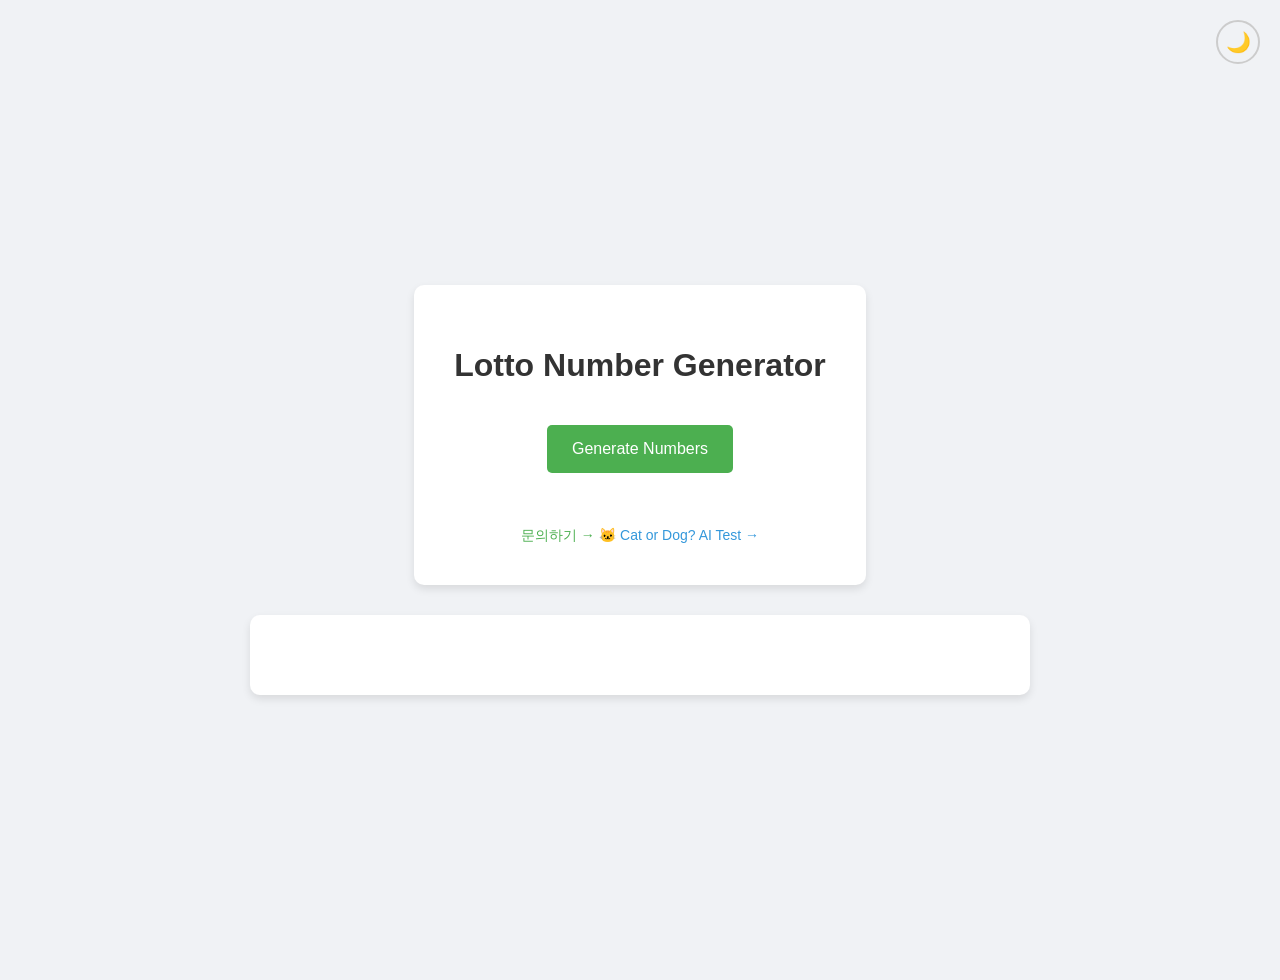
<file: index.html>
<!doctype html>
<html lang="en">
<head>
  <meta charset="UTF-8" />
  <meta name="viewport" content="width=device-width, initial-scale=1.0" />
  <title>Lotto Number Generator</title>
  <link href='/style.css' rel='stylesheet'>
</head>
<body>
  <button id="theme-toggle" aria-label="Toggle dark mode">🌙</button>
  <div class="container">
    <h1>Lotto Number Generator</h1>
    <button id="generate-btn">Generate Numbers</button>
    <div id="numbers-container"></div>
    <a href="/contact.html" style="display:inline-block; margin-top:24px; color:#4CAF50; text-decoration:none; font-size:14px;">문의하기 →</a>
    <a href="/animal-test.html" style="display:inline-block; margin-top:10px; color:#3498db; text-decoration:none; font-size:14px;">🐱 Cat or Dog? AI Test →</a>
  </div>

  <div class="container" style="margin-top:30px; max-width:700px; width:100%;">
    <div id="disqus_thread"></div>
    <script>
      (function() {
        var d = document, s = d.createElement('script');
        s.src = 'https://numbergenerator.disqus.com/embed.js';
        s.setAttribute('data-timestamp', +new Date());
        (d.head || d.body).appendChild(s);
      })();
    </script>
    <noscript>Please enable JavaScript to view the <a href="https://disqus.com/?ref_noscript">comments powered by Disqus.</a></noscript>
  </div>
  <script defer type="text/javascript" src="/main.js"></script>
</body>
</html>
</file>
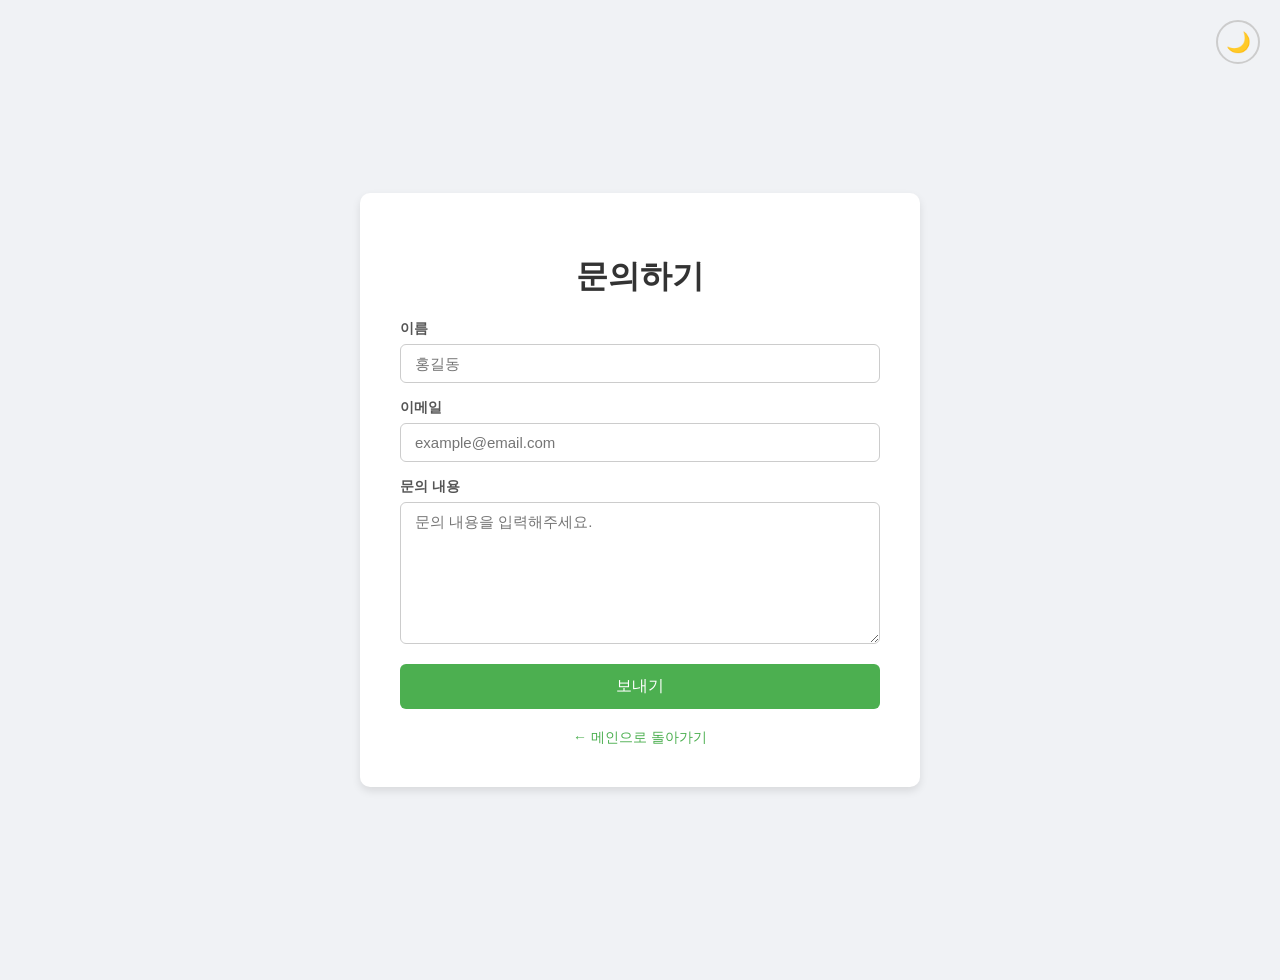
<file: contact.html>
<!doctype html>
<html lang="ko">
<head>
  <meta charset="UTF-8" />
  <meta name="viewport" content="width=device-width, initial-scale=1.0" />
  <title>문의하기</title>
  <link href='/style.css' rel='stylesheet'>
  <style>
    .form-group {
      display: flex;
      flex-direction: column;
      text-align: left;
      margin-bottom: 16px;
    }
    .form-group label {
      font-size: 14px;
      font-weight: bold;
      margin-bottom: 6px;
      color: #555;
    }
    body.dark .form-group label {
      color: #aaa;
    }
    .form-group input,
    .form-group textarea {
      padding: 10px 14px;
      border: 1px solid #ccc;
      border-radius: 6px;
      font-size: 15px;
      font-family: sans-serif;
      transition: border-color 0.2s, background-color 0.3s, color 0.3s;
      background-color: #fff;
      color: #333;
    }
    body.dark .form-group input,
    body.dark .form-group textarea {
      background-color: #0f3460;
      border-color: #555;
      color: #e0e0e0;
    }
    .form-group input:focus,
    .form-group textarea:focus {
      outline: none;
      border-color: #4CAF50;
    }
    .form-group textarea {
      resize: vertical;
      min-height: 120px;
    }
    #submit-btn {
      width: 100%;
      background-color: #4CAF50;
      color: white;
      padding: 12px;
      border: none;
      border-radius: 6px;
      font-size: 16px;
      cursor: pointer;
      transition: background-color 0.3s;
      margin-top: 4px;
    }
    #submit-btn:hover {
      background-color: #45a049;
    }
    #submit-btn:disabled {
      background-color: #aaa;
      cursor: not-allowed;
    }
    .success-msg {
      display: none;
      margin-top: 16px;
      padding: 12px;
      background-color: #e8f5e9;
      color: #2e7d32;
      border-radius: 6px;
      font-size: 15px;
    }
    body.dark .success-msg {
      background-color: #1b4332;
      color: #a5d6a7;
    }
    .back-link {
      display: inline-block;
      margin-top: 20px;
      color: #4CAF50;
      text-decoration: none;
      font-size: 14px;
    }
    .back-link:hover {
      text-decoration: underline;
    }
  </style>
</head>
<body>
  <button id="theme-toggle" aria-label="Toggle dark mode">🌙</button>
  <div class="container" style="width: 100%; max-width: 480px;">
    <h1>문의하기</h1>
    <form id="contact-form" action="https://formspree.io/f/mjgajzqo" method="POST">
      <div class="form-group">
        <label for="name">이름</label>
        <input type="text" id="name" name="name" placeholder="홍길동" required />
      </div>
      <div class="form-group">
        <label for="email">이메일</label>
        <input type="email" id="email" name="email" placeholder="example@email.com" required />
      </div>
      <div class="form-group">
        <label for="message">문의 내용</label>
        <textarea id="message" name="message" placeholder="문의 내용을 입력해주세요." required></textarea>
      </div>
      <button type="submit" id="submit-btn">보내기</button>
      <div class="success-msg" id="success-msg">✅ 문의가 성공적으로 전송되었습니다!</div>
    </form>
    <a href="/index.html" class="back-link">← 메인으로 돌아가기</a>
  </div>
  <script>
    // Dark mode
    const themeToggle = document.getElementById('theme-toggle');
    if (localStorage.getItem('theme') === 'dark') {
      document.body.classList.add('dark');
      themeToggle.textContent = '☀️';
    }
    themeToggle.addEventListener('click', () => {
      document.body.classList.toggle('dark');
      const isDark = document.body.classList.contains('dark');
      themeToggle.textContent = isDark ? '☀️' : '🌙';
      localStorage.setItem('theme', isDark ? 'dark' : 'light');
    });

    // Form submit via fetch (AJAX)
    const form = document.getElementById('contact-form');
    const submitBtn = document.getElementById('submit-btn');
    const successMsg = document.getElementById('success-msg');

    form.addEventListener('submit', async (e) => {
      e.preventDefault();
      submitBtn.disabled = true;
      submitBtn.textContent = '전송 중...';

      const data = new FormData(form);
      const res = await fetch(form.action, {
        method: 'POST',
        body: data,
        headers: { Accept: 'application/json' }
      });

      if (res.ok) {
        form.reset();
        successMsg.style.display = 'block';
        submitBtn.textContent = '보내기';
      } else {
        alert('전송에 실패했습니다. 다시 시도해주세요.');
        submitBtn.textContent = '보내기';
      }
      submitBtn.disabled = false;
    });
  </script>
</body>
</html>
</file>
<file: style.css>
body {
  font-family: sans-serif;
  display: flex;
  justify-content: center;
  align-items: center;
  min-height: 100vh;
  background-color: #f0f2f5;
  margin: 0;
  transition: background-color 0.3s, color 0.3s;
}

body.dark {
  background-color: #1a1a2e;
  color: #e0e0e0;
}

.container {
  text-align: center;
  background-color: white;
  padding: 40px;
  border-radius: 10px;
  box-shadow: 0 4px 8px rgba(0,0,0,0.1);
  transition: background-color 0.3s, box-shadow 0.3s;
}

body.dark .container {
  background-color: #16213e;
  box-shadow: 0 4px 8px rgba(0,0,0,0.5);
}

h1 {
  color: #333;
  transition: color 0.3s;
}

body.dark h1 {
  color: #e0e0e0;
}

#generate-btn {
  background-color: #4CAF50;
  color: white;
  padding: 15px 25px;
  border: none;
  border-radius: 5px;
  cursor: pointer;
  font-size: 16px;
  margin-top: 20px;
  transition: background-color 0.3s;
}

#generate-btn:hover {
  background-color: #45a049;
}

#numbers-container {
  margin-top: 30px;
  display: flex;
  justify-content: center;
  gap: 10px;
}

.number {
  width: 50px;
  height: 50px;
  background-color: #f0f0f0;
  border-radius: 50%;
  display: flex;
  justify-content: center;
  align-items: center;
  font-size: 20px;
  font-weight: bold;
  color: #333;
  transition: background-color 0.3s, color 0.3s;
}

body.dark .number {
  background-color: #0f3460;
  color: #e0e0e0;
}

#theme-toggle {
  position: fixed;
  top: 20px;
  right: 20px;
  background: none;
  border: 2px solid #ccc;
  border-radius: 50%;
  width: 44px;
  height: 44px;
  font-size: 20px;
  cursor: pointer;
  transition: border-color 0.3s, background-color 0.3s;
  z-index: 100;
}

#theme-toggle:hover {
  background-color: rgba(0,0,0,0.05);
}

body.dark #theme-toggle {
  border-color: #555;
}

body.dark #theme-toggle:hover {
  background-color: rgba(255,255,255,0.05);
}

body {
  flex-direction: column;
  gap: 0;
  padding: 40px 16px;
  align-items: center;
}

#disqus_thread {
  width: 100%;
}
</file>
